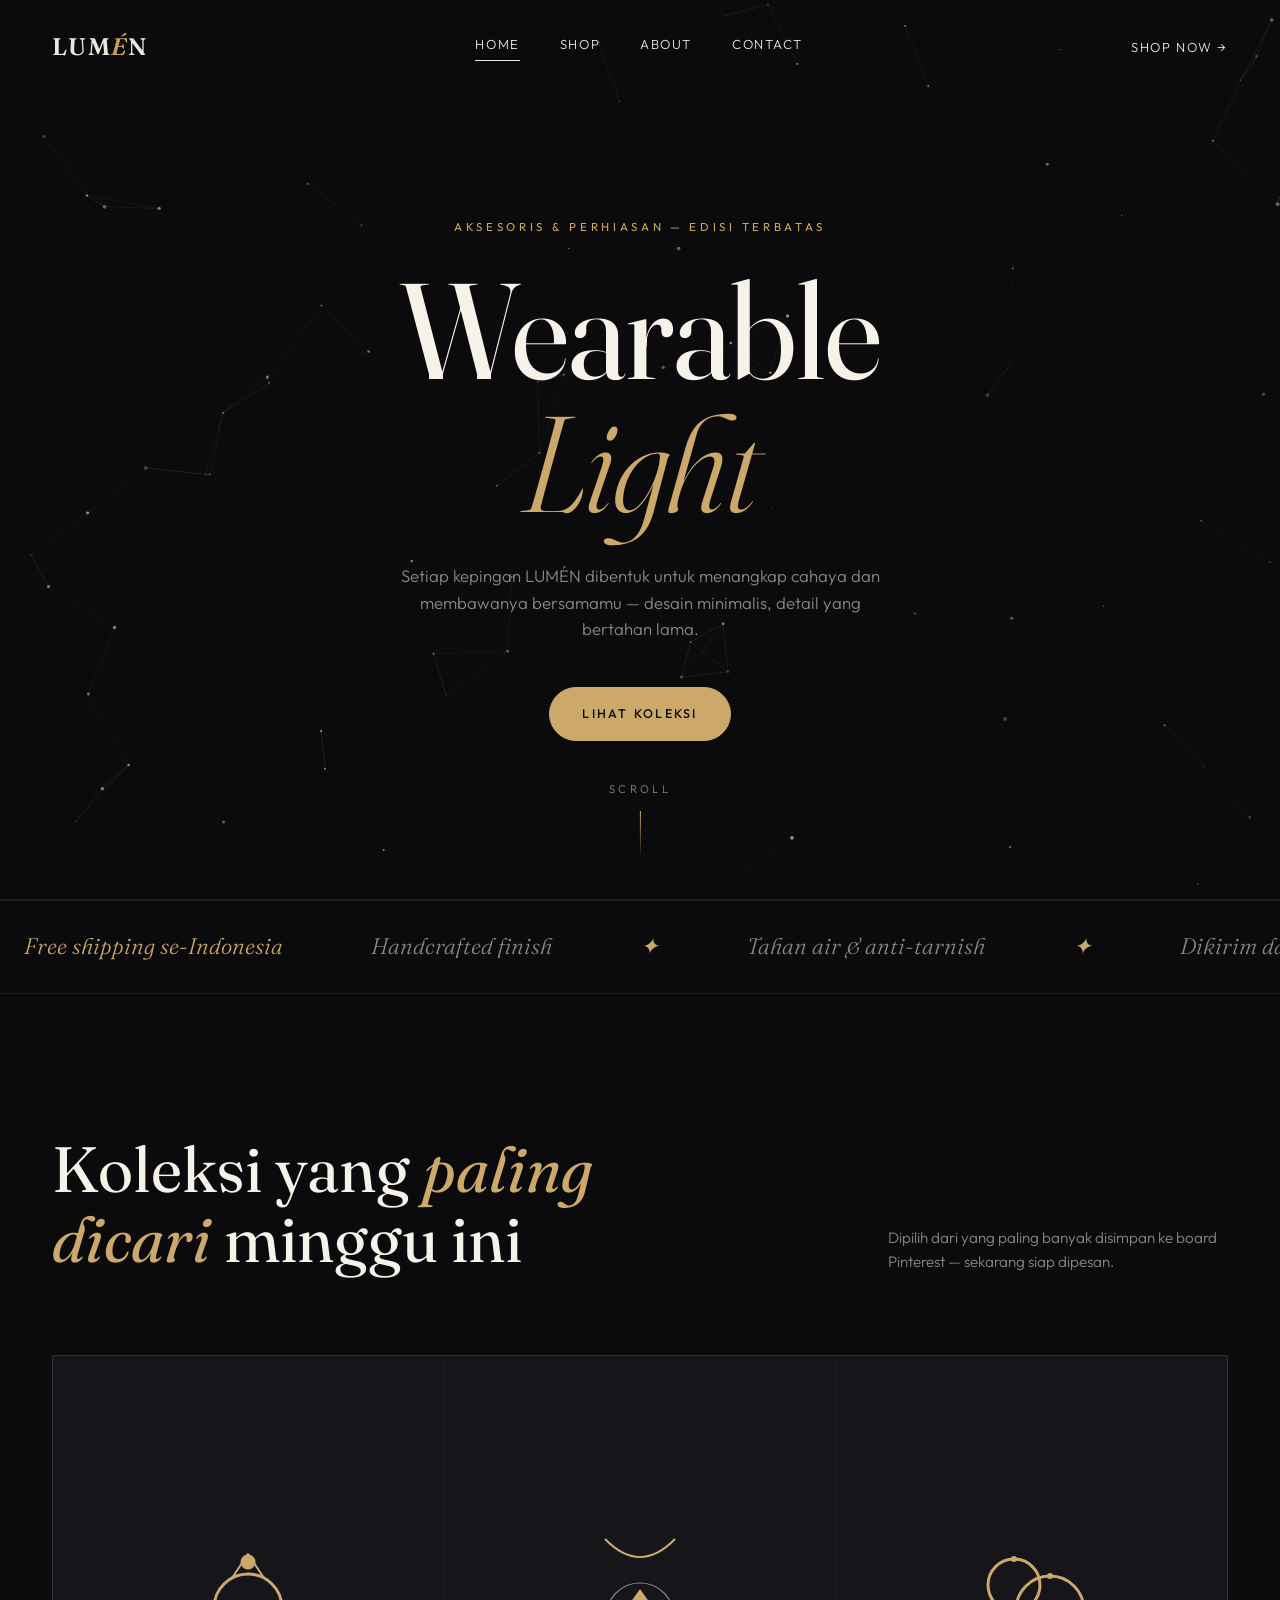
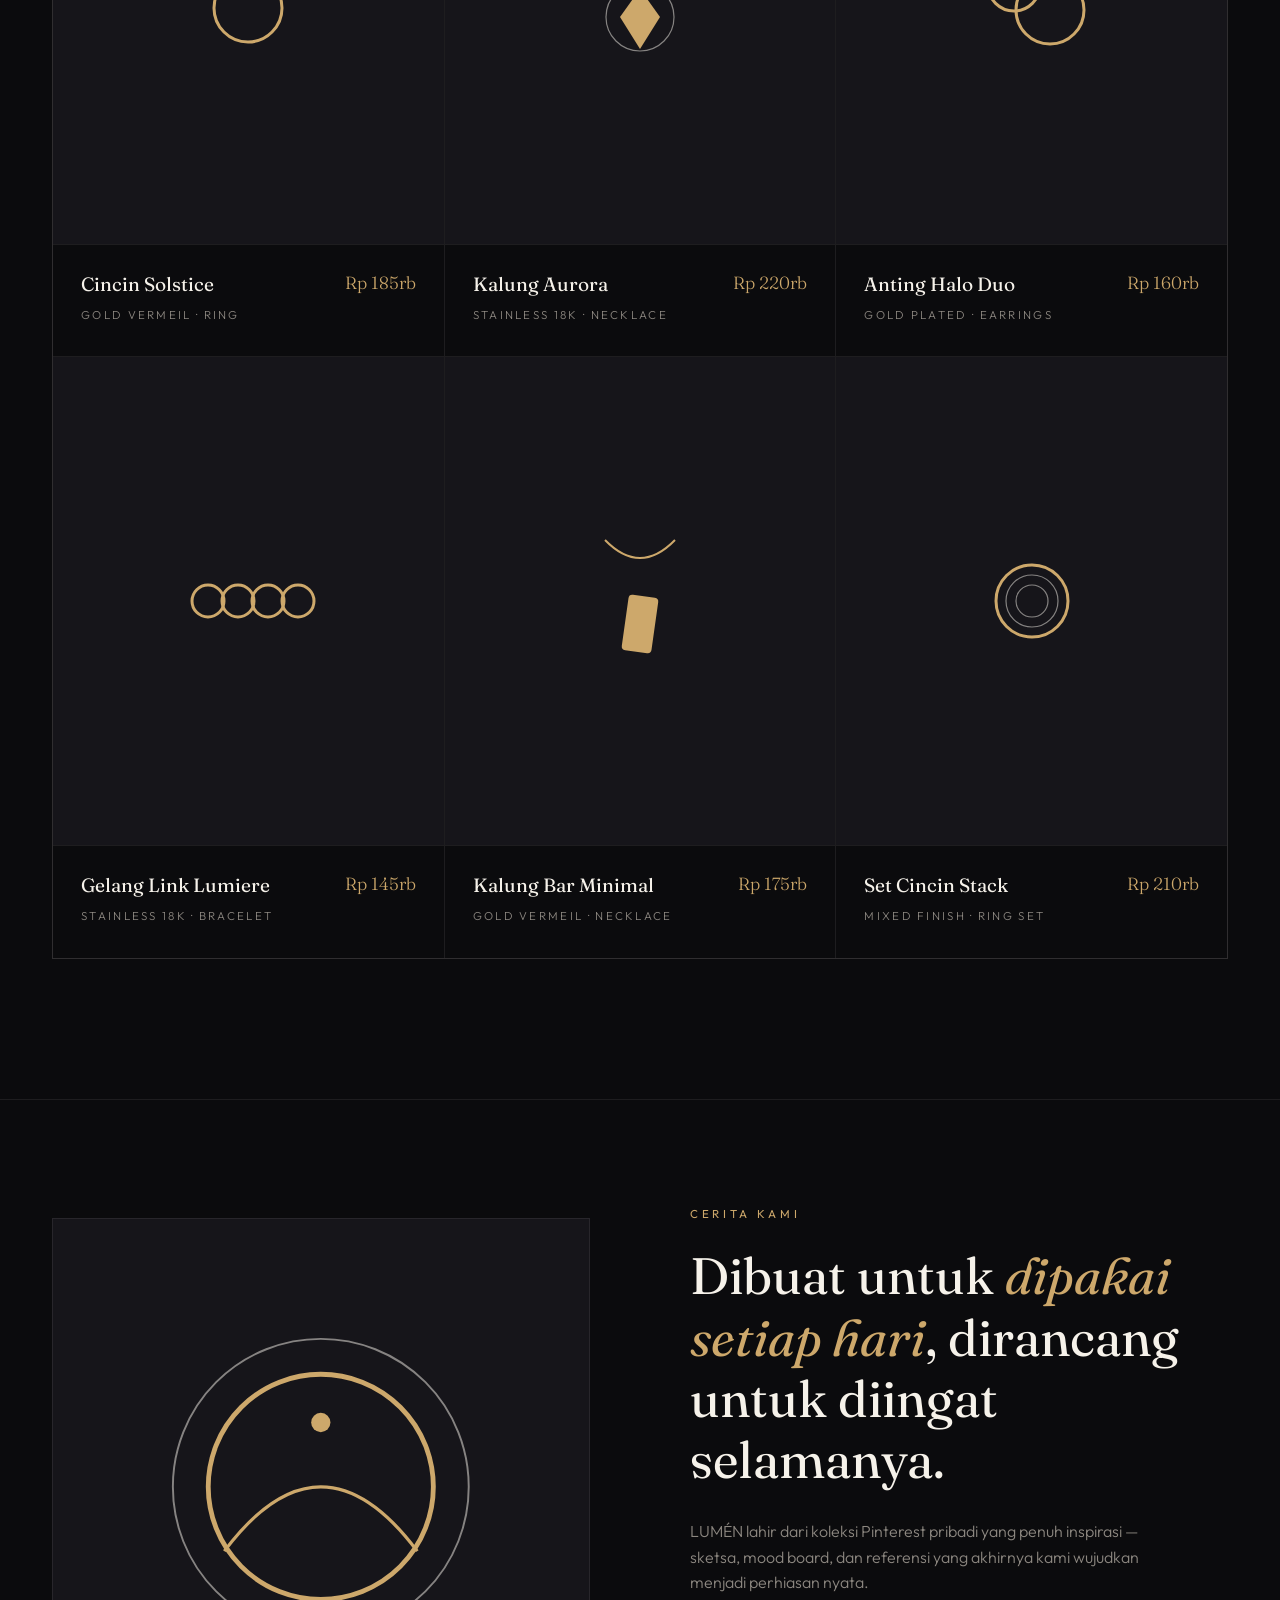
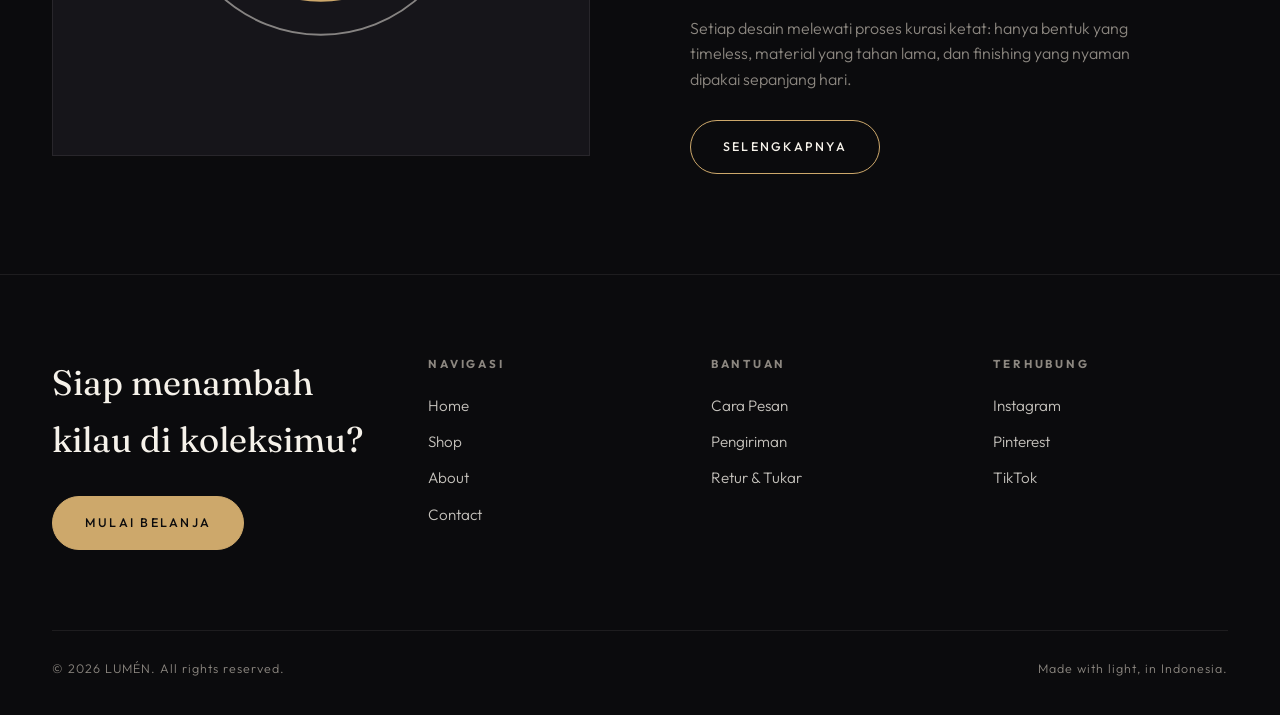
<file: index.html>
<!DOCTYPE html>
<html lang="id">
<head>
<meta charset="UTF-8">
<meta name="viewport" content="width=device-width, initial-scale=1.0">
<title>LUMÉN — Wearable Light</title>
<meta name="description" content="LUMÉN — aksesoris minimalis yang menangkap cahaya. Cincin, kalung, anting, dan gelang dengan desain abadi.">
<link rel="preconnect" href="https://fonts.googleapis.com">
<link rel="preconnect" href="https://fonts.gstatic.com" crossorigin>
<link href="https://fonts.googleapis.com/css2?family=Fraunces:ital,opsz,wght@0,9..144,300;0,9..144,400;0,9..144,500;1,9..144,300;1,9..144,400&family=Outfit:wght@300;400;500;600&display=swap" rel="stylesheet">
<link rel="stylesheet" href="css/style.css">
</head>
<body>

<header class="site-header">
  <div class="wrap">
    <a href="index.html" class="logo">LUM<span>É</span>N</a>
    <nav class="nav-links">
      <a href="index.html" class="active">Home</a>
      <a href="shop.html">Shop</a>
      <a href="about.html">About</a>
      <a href="contact.html">Contact</a>
    </nav>
    <a href="shop.html" class="nav-cart">Shop now →</a>
  </div>
</header>

<!-- ============ HERO ============ -->
<section class="hero">
  <canvas id="constellation" aria-hidden="true"></canvas>
  <div class="hero-content wrap">
    <span class="eyebrow">Aksesoris &amp; Perhiasan — Edisi Terbatas</span>
    <h1>Wearable<br><em>Light</em></h1>
    <p class="lede">Setiap kepingan LUMÉN dibentuk untuk menangkap cahaya dan membawanya bersamamu — desain minimalis, detail yang bertahan lama.</p>
    <a href="shop.html" class="btn filled">Lihat Koleksi</a>
  </div>
  <div class="scroll-cue">
    <span>Scroll</span>
    <div class="line"></div>
  </div>
</section>

<!-- ============ MARQUEE STRIP ============ -->
<div class="strip">
  <div class="strip-track" aria-hidden="true">
    <span>Free shipping se-Indonesia</span> Handcrafted finish
    <span>✦</span> Tahan air &amp; anti-tarnish
    <span>✦</span> Dikirim dari Pinterest favoritmu
    <span>✦</span> Free shipping se-Indonesia
    <span>✦</span> Handcrafted finish
    <span>✦</span> Tahan air &amp; anti-tarnish
    <span>✦</span> Dikirim dari Pinterest favoritmu
    <span>✦</span>
  </div>
</div>

<!-- ============ FEATURED PRODUCTS ============ -->
<section class="section">
  <div class="wrap">
    <div class="section-head">
      <h2>Koleksi yang <em>paling dicari</em> minggu ini</h2>
      <p class="desc">Dipilih dari yang paling banyak disimpan ke board Pinterest — sekarang siap dipesan.</p>
    </div>

    <div class="product-grid">

      <!-- Product 1: Ring -->
      <a href="shop.html" class="product-card">
        <div class="product-visual">
          <canvas class="mini-field"></canvas>
          <svg class="product-shape" width="120" height="120" viewBox="0 0 120 120" fill="none">
            <circle class="shape-ring" cx="60" cy="68" r="34"/>
            <path class="shape-line" d="M44 38 L60 14 L76 38" stroke-linejoin="round" stroke-linecap="round"/>
            <circle class="shape-ring stone" cx="60" cy="22" r="6"/>
          </svg>
        </div>
        <div class="product-meta">
          <div>
            <div class="name">Cincin Solstice</div>
            <div class="cat">Gold Vermeil · Ring</div>
          </div>
          <div class="price">Rp 185rb</div>
        </div>
      </a>

      <!-- Product 2: Pendant Necklace -->
      <a href="shop.html" class="product-card">
        <div class="product-visual">
          <canvas class="mini-field"></canvas>
          <svg class="product-shape" width="110" height="150" viewBox="0 0 110 150" fill="none">
            <path class="shape-line" d="M20 14 Q55 50 90 14"/>
            <circle class="shape-outline" cx="55" cy="92" r="34"/>
            <path class="shape-fill" d="M55 64 L75 92 L55 124 L35 92 Z"/>
          </svg>
        </div>
        <div class="product-meta">
          <div>
            <div class="name">Kalung Aurora</div>
            <div class="cat">Stainless 18K · Necklace</div>
          </div>
          <div class="price">Rp 220rb</div>
        </div>
      </a>

      <!-- Product 3: Hoop Earrings -->
      <a href="shop.html" class="product-card">
        <div class="product-visual">
          <canvas class="mini-field"></canvas>
          <svg class="product-shape" width="120" height="140" viewBox="0 0 120 140" fill="none">
            <circle class="shape-ring" cx="42" cy="55" r="26"/>
            <circle class="shape-ring" cx="78" cy="80" r="34"/>
            <circle class="shape-fill" cx="42" cy="29" r="3"/>
            <circle class="shape-fill" cx="78" cy="46" r="3"/>
          </svg>
        </div>
        <div class="product-meta">
          <div>
            <div class="name">Anting Halo Duo</div>
            <div class="cat">Gold Plated · Earrings</div>
          </div>
          <div class="price">Rp 160rb</div>
        </div>
      </a>

      <!-- Product 4: Chain Bracelet -->
      <a href="shop.html" class="product-card">
        <div class="product-visual">
          <canvas class="mini-field"></canvas>
          <svg class="product-shape" width="150" height="100" viewBox="0 0 150 100" fill="none">
            <circle class="shape-ring" cx="35" cy="50" r="16"/>
            <circle class="shape-ring" cx="65" cy="50" r="16"/>
            <circle class="shape-ring" cx="95" cy="50" r="16"/>
            <circle class="shape-ring" cx="125" cy="50" r="16"/>
          </svg>
        </div>
        <div class="product-meta">
          <div>
            <div class="name">Gelang Link Lumiere</div>
            <div class="cat">Stainless 18K · Bracelet</div>
          </div>
          <div class="price">Rp 145rb</div>
        </div>
      </a>

      <!-- Product 5: Bar Pendant -->
      <a href="shop.html" class="product-card">
        <div class="product-visual">
          <canvas class="mini-field"></canvas>
          <svg class="product-shape" width="110" height="150" viewBox="0 0 110 150" fill="none">
            <path class="shape-line" d="M20 14 Q55 50 90 14"/>
            <rect class="shape-fill" x="40" y="70" width="30" height="56" rx="4" transform="rotate(8 55 98)"/>
          </svg>
        </div>
        <div class="product-meta">
          <div>
            <div class="name">Kalung Bar Minimal</div>
            <div class="cat">Gold Vermeil · Necklace</div>
          </div>
          <div class="price">Rp 175rb</div>
        </div>
      </a>

      <!-- Product 6: Stacking Rings -->
      <a href="shop.html" class="product-card">
        <div class="product-visual">
          <canvas class="mini-field"></canvas>
          <svg class="product-shape" width="120" height="120" viewBox="0 0 120 120" fill="none">
            <circle class="shape-ring" cx="60" cy="60" r="36"/>
            <circle class="shape-outline" cx="60" cy="60" r="26"/>
            <circle class="shape-outline" cx="60" cy="60" r="16"/>
          </svg>
        </div>
        <div class="product-meta">
          <div>
            <div class="name">Set Cincin Stack</div>
            <div class="cat">Mixed Finish · Ring Set</div>
          </div>
          <div class="price">Rp 210rb</div>
        </div>
      </a>

    </div>
  </div>
</section>

<!-- ============ ABOUT TEASER ============ -->
<section class="section tight" style="border-top:1px solid var(--line);">
  <div class="wrap about-grid">
    <div class="about-visual">
      <svg width="60%" viewBox="0 0 200 200" fill="none">
        <circle class="shape-ring" cx="100" cy="100" r="70"/>
        <circle class="shape-outline" cx="100" cy="100" r="92"/>
        <path class="shape-line" d="M40 140 Q100 60 160 140" />
        <circle class="shape-fill" cx="100" cy="60" r="6"/>
      </svg>
    </div>
    <div class="about-text">
      <span class="eyebrow">Cerita Kami</span>
      <h2 style="margin-top:20px;">Dibuat untuk <em>dipakai setiap hari</em>, dirancang untuk diingat selamanya.</h2>
      <p>LUMÉN lahir dari koleksi Pinterest pribadi yang penuh inspirasi — sketsa, mood board, dan referensi yang akhirnya kami wujudkan menjadi perhiasan nyata.</p>
      <p>Setiap desain melewati proses kurasi ketat: hanya bentuk yang timeless, material yang tahan lama, dan finishing yang nyaman dipakai sepanjang hari.</p>
      <a href="about.html" class="btn" style="margin-top:8px;">Selengkapnya</a>
    </div>
  </div>
</section>

<!-- ============ FOOTER ============ -->
<footer class="site-footer">
  <div class="wrap">
    <div class="footer-top">
      <div>
        <h3>Siap menambah kilau di koleksimu?</h3>
        <a href="shop.html" class="btn filled">Mulai Belanja</a>
      </div>
      <div class="footer-col">
        <h4>Navigasi</h4>
        <a href="index.html">Home</a>
        <a href="shop.html">Shop</a>
        <a href="about.html">About</a>
        <a href="contact.html">Contact</a>
      </div>
      <div class="footer-col">
        <h4>Bantuan</h4>
        <a href="contact.html">Cara Pesan</a>
        <a href="contact.html">Pengiriman</a>
        <a href="contact.html">Retur &amp; Tukar</a>
      </div>
      <div class="footer-col">
        <h4>Terhubung</h4>
        <a href="#">Instagram</a>
        <a href="#">Pinterest</a>
        <a href="#">TikTok</a>
      </div>
    </div>
    <div class="footer-bottom">
      <span>© 2026 LUMÉN. All rights reserved.</span>
      <span>Made with light, in Indonesia.</span>
    </div>
  </div>
</footer>

<script src="js/main.js"></script>
</body>
</html>
</file>
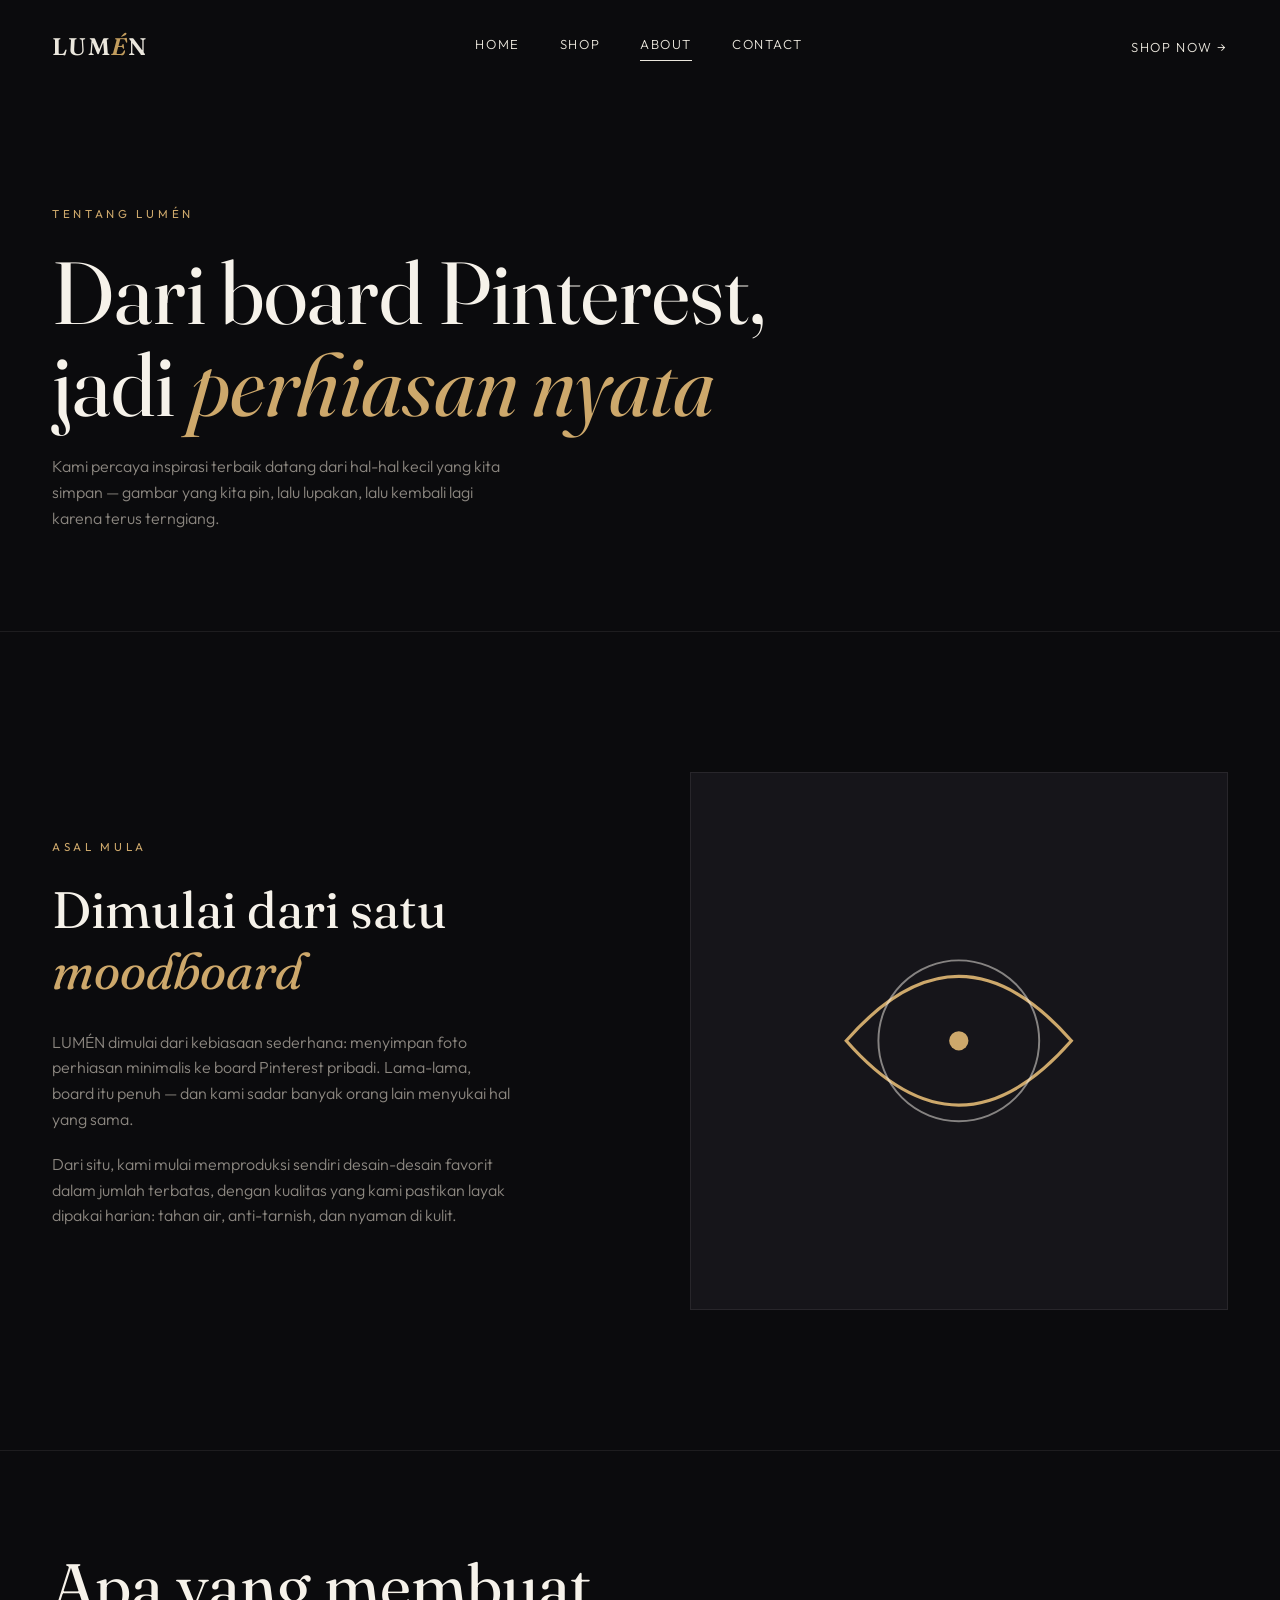
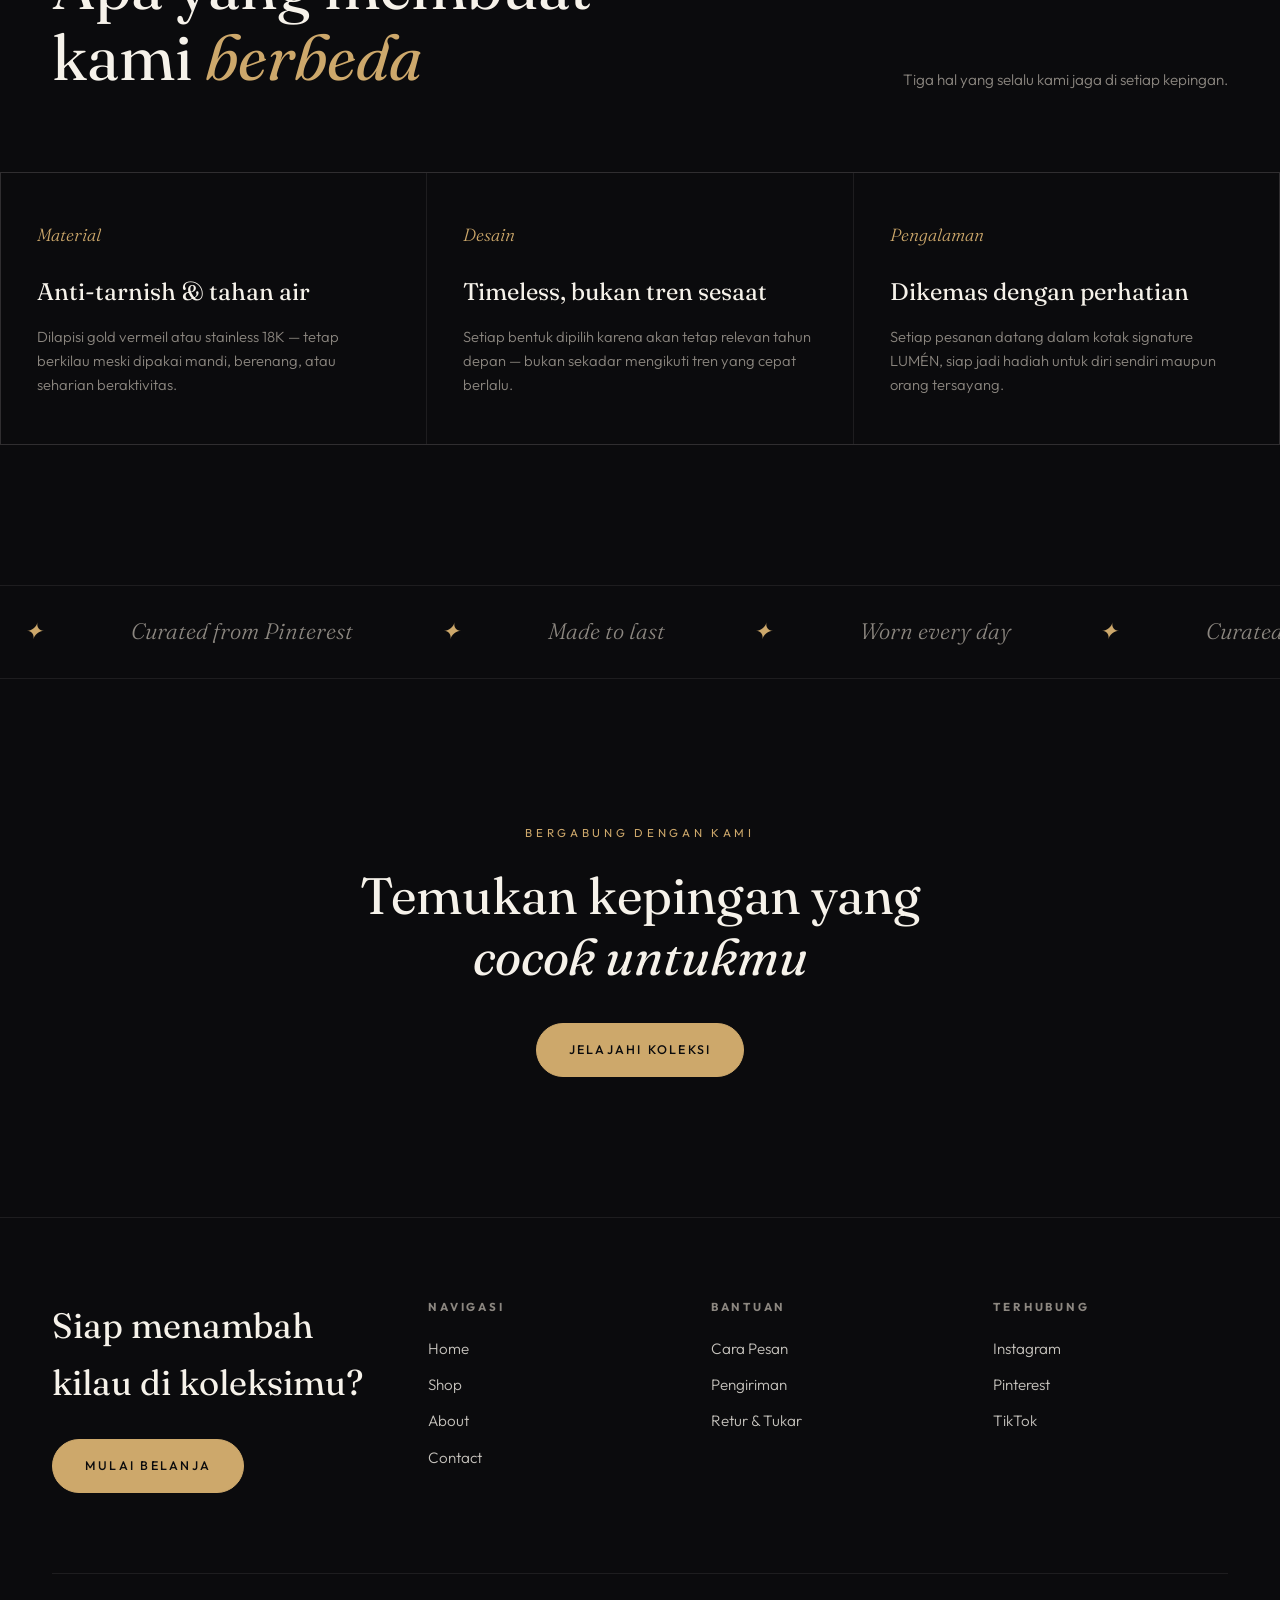
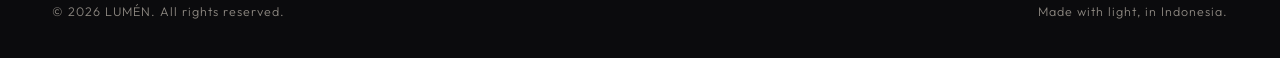
<file: about.html>
<!DOCTYPE html>
<html lang="id">
<head>
<meta charset="UTF-8">
<meta name="viewport" content="width=device-width, initial-scale=1.0">
<title>About — LUMÉN</title>
<meta name="description" content="Kenali LUMÉN — brand aksesoris minimalis yang lahir dari inspirasi Pinterest, dibuat untuk dipakai setiap hari.">
<link rel="preconnect" href="https://fonts.googleapis.com">
<link rel="preconnect" href="https://fonts.gstatic.com" crossorigin>
<link href="https://fonts.googleapis.com/css2?family=Fraunces:ital,opsz,wght@0,9..144,300;0,9..144,400;0,9..144,500;1,9..144,300;1,9..144,400&family=Outfit:wght@300;400;500;600&display=swap" rel="stylesheet">
<link rel="stylesheet" href="css/style.css">
</head>
<body>

<header class="site-header">
  <div class="wrap">
    <a href="index.html" class="logo">LUM<span>É</span>N</a>
    <nav class="nav-links">
      <a href="index.html">Home</a>
      <a href="shop.html">Shop</a>
      <a href="about.html" class="active">About</a>
      <a href="contact.html">Contact</a>
    </nav>
    <a href="shop.html" class="nav-cart">Shop now →</a>
  </div>
</header>

<section class="page-hero">
  <div class="wrap">
    <span class="eyebrow">Tentang LUMÉN</span>
    <h1 style="margin-top:20px;">Dari board Pinterest,<br>jadi <em>perhiasan nyata</em></h1>
    <p class="desc">Kami percaya inspirasi terbaik datang dari hal-hal kecil yang kita simpan — gambar yang kita pin, lalu lupakan, lalu kembali lagi karena terus terngiang.</p>
  </div>
</section>

<section class="section">
  <div class="wrap about-grid">
    <div class="about-text">
      <span class="eyebrow">Asal Mula</span>
      <h2 style="margin-top:20px;">Dimulai dari satu <em>moodboard</em></h2>
      <p>LUMÉN dimulai dari kebiasaan sederhana: menyimpan foto perhiasan minimalis ke board Pinterest pribadi. Lama-lama, board itu penuh — dan kami sadar banyak orang lain menyukai hal yang sama.</p>
      <p>Dari situ, kami mulai memproduksi sendiri desain-desain favorit dalam jumlah terbatas, dengan kualitas yang kami pastikan layak dipakai harian: tahan air, anti-tarnish, dan nyaman di kulit.</p>
    </div>
    <div class="about-visual">
      <svg width="60%" viewBox="0 0 200 200" fill="none">
        <path class="shape-line" d="M30 100 Q100 20 170 100 Q100 180 30 100 Z"/>
        <circle class="shape-outline" cx="100" cy="100" r="50"/>
        <circle class="shape-fill" cx="100" cy="100" r="6"/>
      </svg>
    </div>
  </div>
</section>

<!-- VALUES -->
<section class="section tight" style="border-top:1px solid var(--line); padding-bottom:0;">
  <div class="wrap">
    <div class="section-head">
      <h2>Apa yang membuat kami <em>berbeda</em></h2>
      <p class="desc">Tiga hal yang selalu kami jaga di setiap kepingan.</p>
    </div>
  </div>
  <div class="values-grid">
    <div class="value-card">
      <span class="num">Material</span>
      <h3>Anti-tarnish &amp; tahan air</h3>
      <p>Dilapisi gold vermeil atau stainless 18K — tetap berkilau meski dipakai mandi, berenang, atau seharian beraktivitas.</p>
    </div>
    <div class="value-card">
      <span class="num">Desain</span>
      <h3>Timeless, bukan tren sesaat</h3>
      <p>Setiap bentuk dipilih karena akan tetap relevan tahun depan — bukan sekadar mengikuti tren yang cepat berlalu.</p>
    </div>
    <div class="value-card">
      <span class="num">Pengalaman</span>
      <h3>Dikemas dengan perhatian</h3>
      <p>Setiap pesanan datang dalam kotak signature LUMÉN, siap jadi hadiah untuk diri sendiri maupun orang tersayang.</p>
    </div>
  </div>
</section>

<!-- MARQUEE -->
<div class="strip" style="margin-top:140px;">
  <div class="strip-track" aria-hidden="true">
    <span>✦</span> Curated from Pinterest
    <span>✦</span> Made to last
    <span>✦</span> Worn every day
    <span>✦</span> Curated from Pinterest
    <span>✦</span> Made to last
    <span>✦</span> Worn every day
    <span>✦</span>
  </div>
</div>

<section class="section" style="text-align:center;">
  <div class="wrap" style="max-width:700px;">
    <span class="eyebrow">Bergabung dengan Kami</span>
    <h2 style="font-family:var(--display); font-weight:400; font-size:clamp(2rem,4.5vw,3.2rem); margin-top:20px; line-height:1.2;">Temukan kepingan yang <em>cocok untukmu</em></h2>
    <div style="margin-top:36px;">
      <a href="shop.html" class="btn filled">Jelajahi Koleksi</a>
    </div>
  </div>
</section>

<footer class="site-footer">
  <div class="wrap">
    <div class="footer-top">
      <div>
        <h3>Siap menambah kilau di koleksimu?</h3>
        <a href="shop.html" class="btn filled">Mulai Belanja</a>
      </div>
      <div class="footer-col">
        <h4>Navigasi</h4>
        <a href="index.html">Home</a>
        <a href="shop.html">Shop</a>
        <a href="about.html">About</a>
        <a href="contact.html">Contact</a>
      </div>
      <div class="footer-col">
        <h4>Bantuan</h4>
        <a href="contact.html">Cara Pesan</a>
        <a href="contact.html">Pengiriman</a>
        <a href="contact.html">Retur &amp; Tukar</a>
      </div>
      <div class="footer-col">
        <h4>Terhubung</h4>
        <a href="#">Instagram</a>
        <a href="#">Pinterest</a>
        <a href="#">TikTok</a>
      </div>
    </div>
    <div class="footer-bottom">
      <span>© 2026 LUMÉN. All rights reserved.</span>
      <span>Made with light, in Indonesia.</span>
    </div>
  </div>
</footer>

<script src="js/main.js"></script>
</body>
</html>
</file>
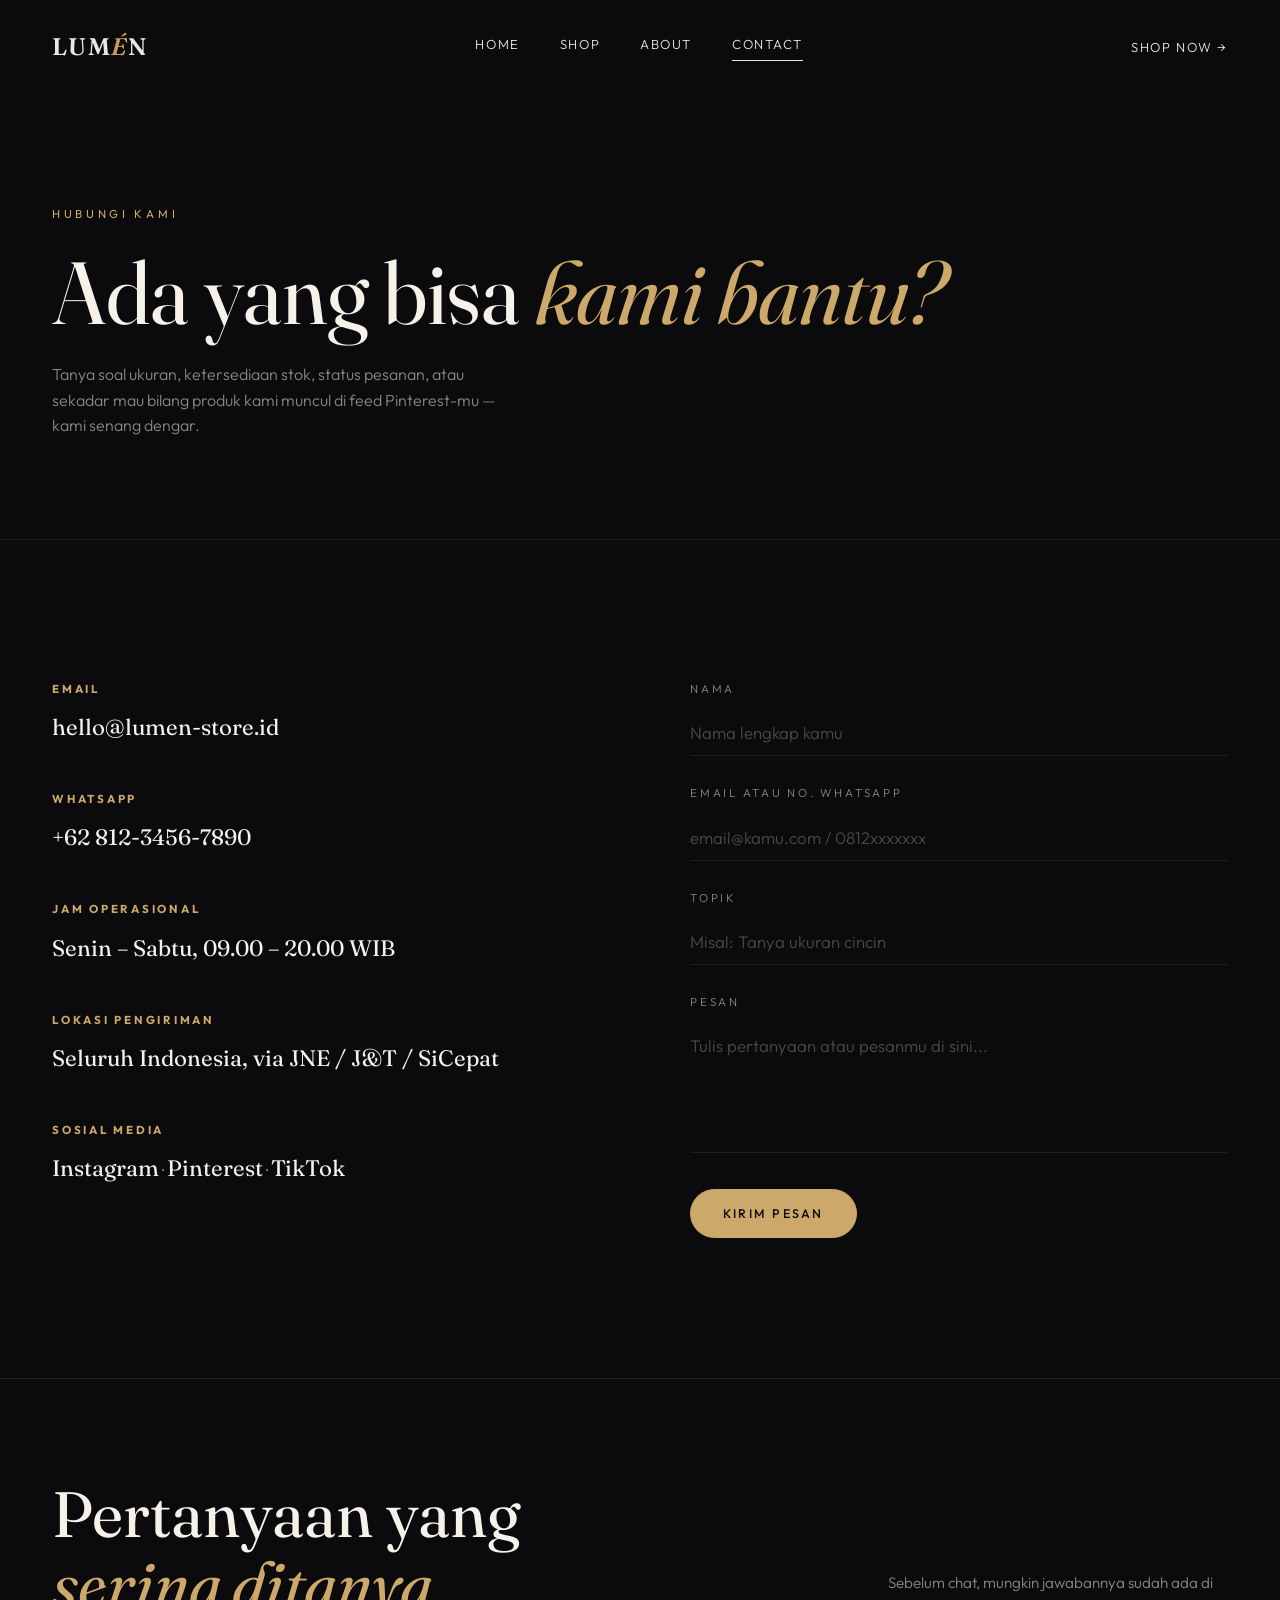
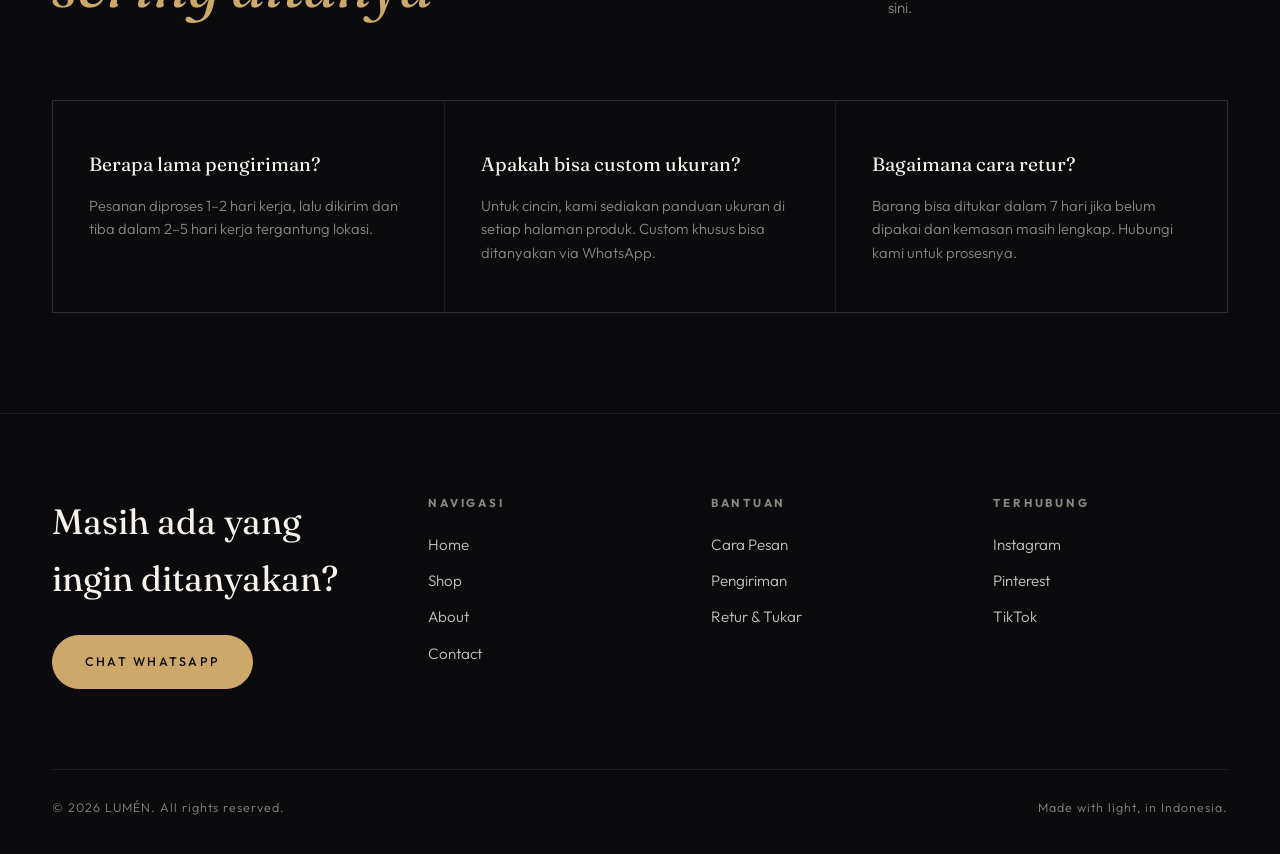
<file: contact.html>
<!DOCTYPE html>
<html lang="id">
<head>
<meta charset="UTF-8">
<meta name="viewport" content="width=device-width, initial-scale=1.0">
<title>Contact — LUMÉN</title>
<meta name="description" content="Hubungi LUMÉN untuk pertanyaan pesanan, ukuran, atau kerjasama. Kami siap membantu lewat email, WhatsApp, atau Instagram.">
<link rel="preconnect" href="https://fonts.googleapis.com">
<link rel="preconnect" href="https://fonts.gstatic.com" crossorigin>
<link href="https://fonts.googleapis.com/css2?family=Fraunces:ital,opsz,wght@0,9..144,300;0,9..144,400;0,9..144,500;1,9..144,300;1,9..144,400&family=Outfit:wght@300;400;500;600&display=swap" rel="stylesheet">
<link rel="stylesheet" href="css/style.css">
</head>
<body>

<header class="site-header">
  <div class="wrap">
    <a href="index.html" class="logo">LUM<span>É</span>N</a>
    <nav class="nav-links">
      <a href="index.html">Home</a>
      <a href="shop.html">Shop</a>
      <a href="about.html">About</a>
      <a href="contact.html" class="active">Contact</a>
    </nav>
    <a href="shop.html" class="nav-cart">Shop now →</a>
  </div>
</header>

<section class="page-hero">
  <div class="wrap">
    <span class="eyebrow">Hubungi Kami</span>
    <h1 style="margin-top:20px;">Ada yang bisa <em>kami bantu?</em></h1>
    <p class="desc">Tanya soal ukuran, ketersediaan stok, status pesanan, atau sekadar mau bilang produk kami muncul di feed Pinterest-mu — kami senang dengar.</p>
  </div>
</section>

<section class="section">
  <div class="wrap contact-grid">

    <div class="contact-info">
      <div class="item">
        <h4>Email</h4>
        <a href="mailto:hello@lumen-store.id">hello@lumen-store.id</a>
      </div>
      <div class="item">
        <h4>WhatsApp</h4>
        <a href="https://wa.me/6281234567890">+62 812-3456-7890</a>
      </div>
      <div class="item">
        <h4>Jam Operasional</h4>
        <p>Senin – Sabtu, 09.00 – 20.00 WIB</p>
      </div>
      <div class="item">
        <h4>Lokasi Pengiriman</h4>
        <p>Seluruh Indonesia, via JNE / J&amp;T / SiCepat</p>
      </div>
      <div class="item">
        <h4>Sosial Media</h4>
        <p style="font-size:1rem; font-family:var(--body); color:var(--mute);">
          <a href="#" style="display:inline; color:var(--ivory);">Instagram</a> ·
          <a href="#" style="display:inline; color:var(--ivory);">Pinterest</a> ·
          <a href="#" style="display:inline; color:var(--ivory);">TikTok</a>
        </p>
      </div>
    </div>

    <div class="contact-form">
      <form action="#" method="post">
        <div class="form-field">
          <label for="name">Nama</label>
          <input type="text" id="name" name="name" placeholder="Nama lengkap kamu" required>
        </div>
        <div class="form-field">
          <label for="email">Email atau No. WhatsApp</label>
          <input type="text" id="email" name="email" placeholder="email@kamu.com / 0812xxxxxxx" required>
        </div>
        <div class="form-field">
          <label for="subject">Topik</label>
          <input type="text" id="subject" name="subject" placeholder="Misal: Tanya ukuran cincin">
        </div>
        <div class="form-field">
          <label for="message">Pesan</label>
          <textarea id="message" name="message" rows="5" placeholder="Tulis pertanyaan atau pesanmu di sini..." required></textarea>
        </div>
        <button type="submit" class="btn filled">Kirim Pesan</button>
      </form>
    </div>

  </div>
</section>

<!-- FAQ -->
<section class="section tight" style="border-top:1px solid var(--line);">
  <div class="wrap">
    <div class="section-head">
      <h2>Pertanyaan yang <em>sering ditanya</em></h2>
      <p class="desc">Sebelum chat, mungkin jawabannya sudah ada di sini.</p>
    </div>
    <div class="values-grid">
      <div class="value-card">
        <h3 style="font-size:1.2rem;">Berapa lama pengiriman?</h3>
        <p>Pesanan diproses 1–2 hari kerja, lalu dikirim dan tiba dalam 2–5 hari kerja tergantung lokasi.</p>
      </div>
      <div class="value-card">
        <h3 style="font-size:1.2rem;">Apakah bisa custom ukuran?</h3>
        <p>Untuk cincin, kami sediakan panduan ukuran di setiap halaman produk. Custom khusus bisa ditanyakan via WhatsApp.</p>
      </div>
      <div class="value-card">
        <h3 style="font-size:1.2rem;">Bagaimana cara retur?</h3>
        <p>Barang bisa ditukar dalam 7 hari jika belum dipakai dan kemasan masih lengkap. Hubungi kami untuk prosesnya.</p>
      </div>
    </div>
  </div>
</section>

<footer class="site-footer">
  <div class="wrap">
    <div class="footer-top">
      <div>
        <h3>Masih ada yang ingin ditanyakan?</h3>
        <a href="https://wa.me/6281234567890" class="btn filled">Chat WhatsApp</a>
      </div>
      <div class="footer-col">
        <h4>Navigasi</h4>
        <a href="index.html">Home</a>
        <a href="shop.html">Shop</a>
        <a href="about.html">About</a>
        <a href="contact.html">Contact</a>
      </div>
      <div class="footer-col">
        <h4>Bantuan</h4>
        <a href="contact.html">Cara Pesan</a>
        <a href="contact.html">Pengiriman</a>
        <a href="contact.html">Retur &amp; Tukar</a>
      </div>
      <div class="footer-col">
        <h4>Terhubung</h4>
        <a href="#">Instagram</a>
        <a href="#">Pinterest</a>
        <a href="#">TikTok</a>
      </div>
    </div>
    <div class="footer-bottom">
      <span>© 2026 LUMÉN. All rights reserved.</span>
      <span>Made with light, in Indonesia.</span>
    </div>
  </div>
</footer>

<script src="js/main.js"></script>
</body>
</html>
</file>
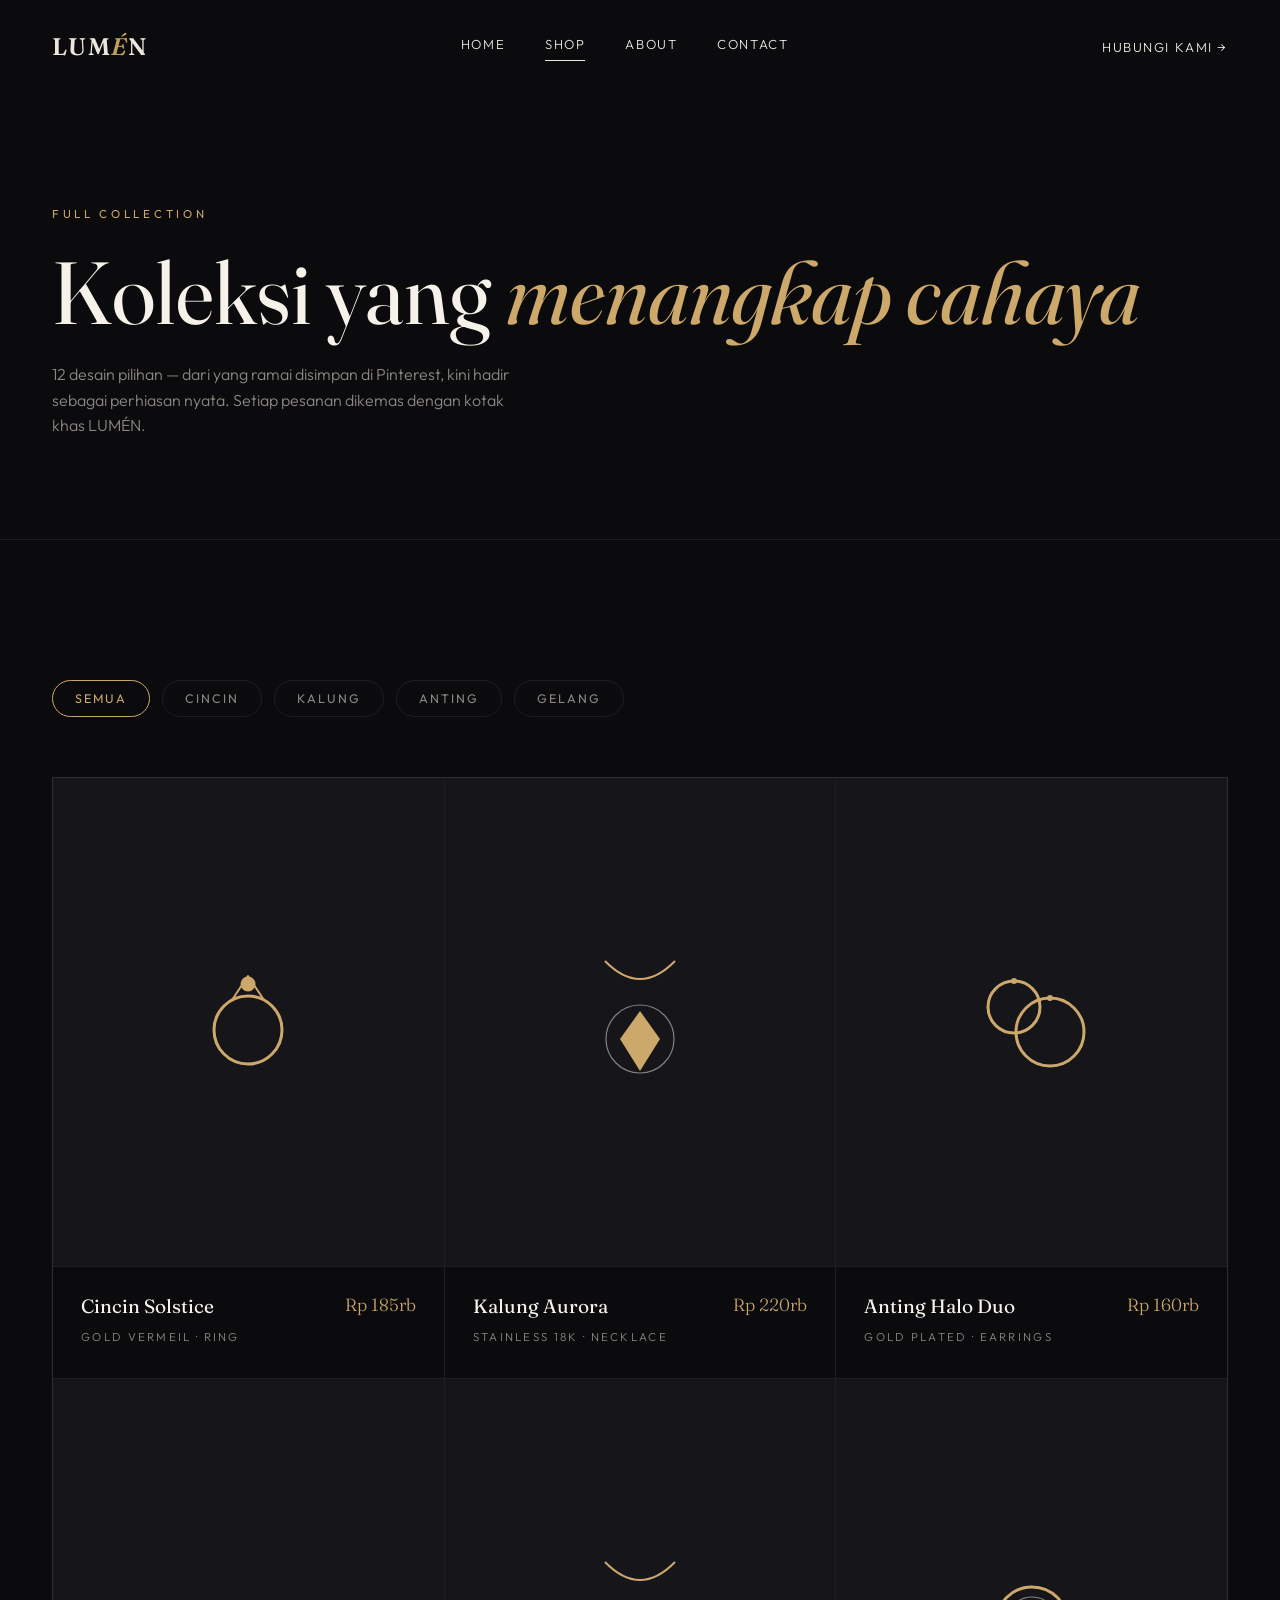
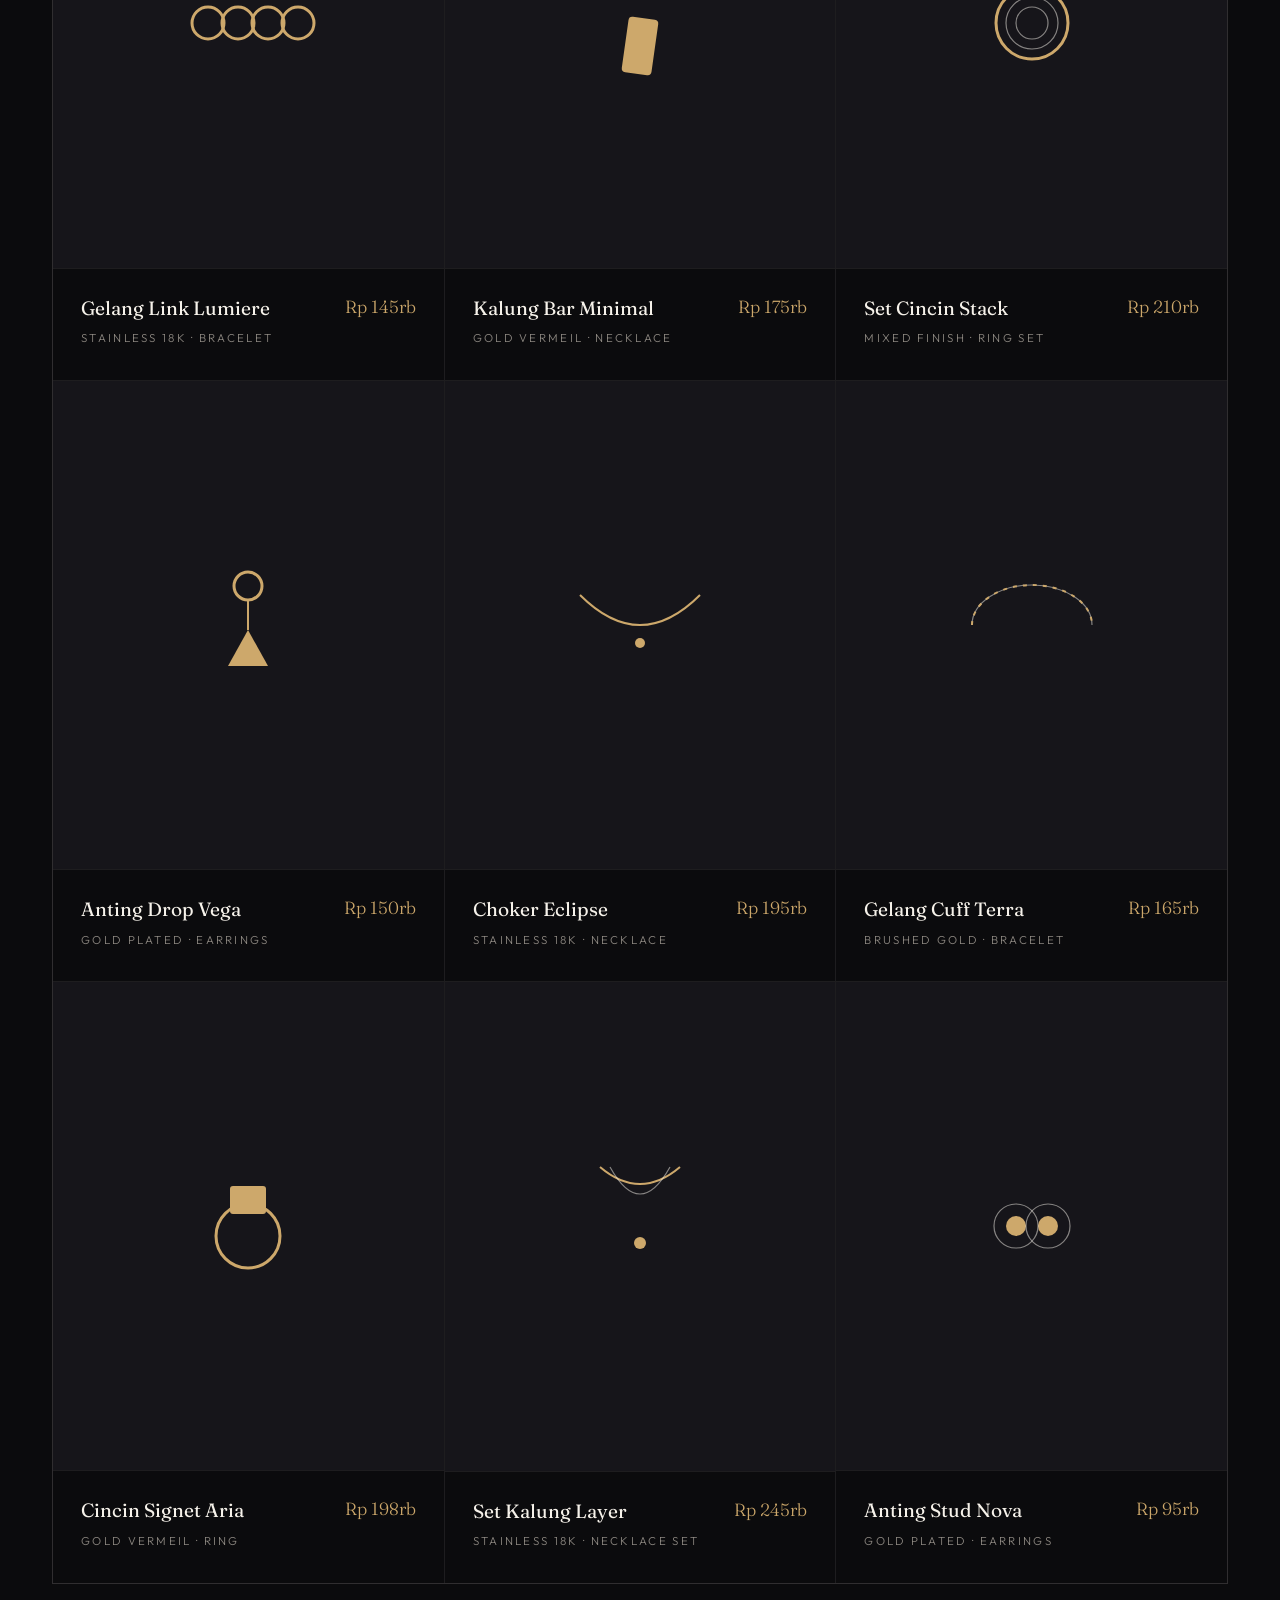
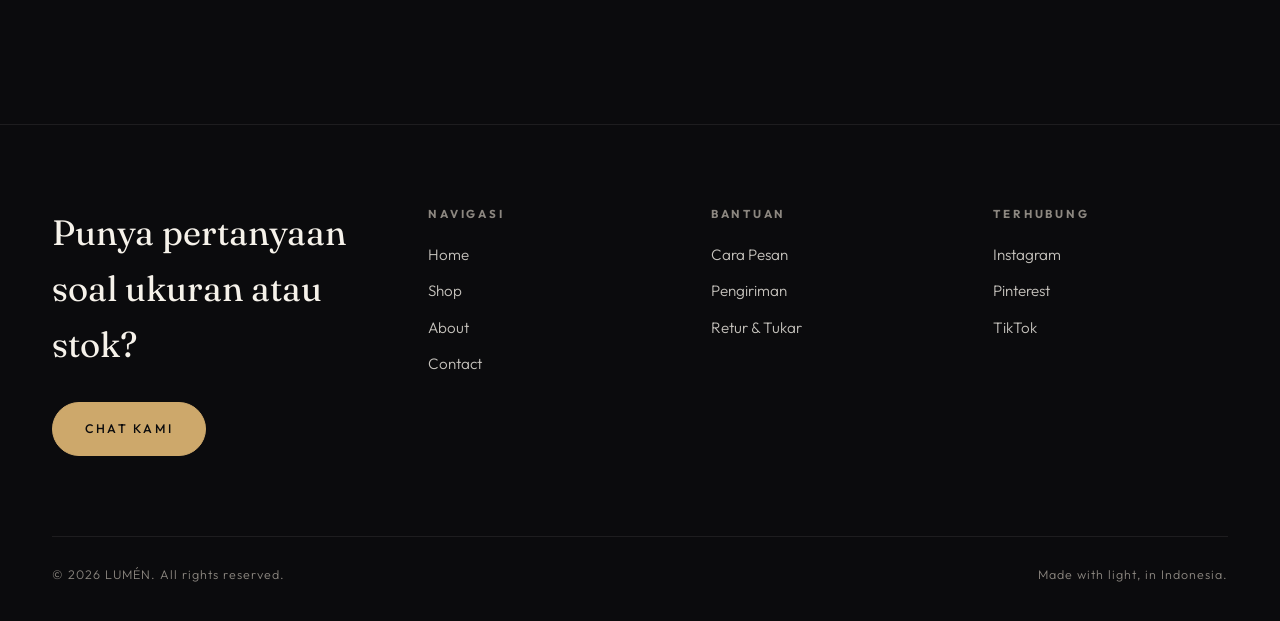
<file: shop.html>
<!DOCTYPE html>
<html lang="id">
<head>
<meta charset="UTF-8">
<meta name="viewport" content="width=device-width, initial-scale=1.0">
<title>Shop — LUMÉN</title>
<meta name="description" content="Belanja koleksi cincin, kalung, anting, dan gelang LUMÉN. Minimalis, tahan lama, dikirim ke seluruh Indonesia.">
<link rel="preconnect" href="https://fonts.googleapis.com">
<link rel="preconnect" href="https://fonts.gstatic.com" crossorigin>
<link href="https://fonts.googleapis.com/css2?family=Fraunces:ital,opsz,wght@0,9..144,300;0,9..144,400;0,9..144,500;1,9..144,300;1,9..144,400&family=Outfit:wght@300;400;500;600&display=swap" rel="stylesheet">
<link rel="stylesheet" href="css/style.css">
</head>
<body>

<header class="site-header">
  <div class="wrap">
    <a href="index.html" class="logo">LUM<span>É</span>N</a>
    <nav class="nav-links">
      <a href="index.html">Home</a>
      <a href="shop.html" class="active">Shop</a>
      <a href="about.html">About</a>
      <a href="contact.html">Contact</a>
    </nav>
    <a href="contact.html" class="nav-cart">Hubungi Kami →</a>
  </div>
</header>

<section class="page-hero">
  <div class="wrap">
    <span class="eyebrow">Full Collection</span>
    <h1 style="margin-top:20px;">Koleksi yang <em>menangkap cahaya</em></h1>
    <p class="desc">12 desain pilihan — dari yang ramai disimpan di Pinterest, kini hadir sebagai perhiasan nyata. Setiap pesanan dikemas dengan kotak khas LUMÉN.</p>
  </div>
</section>

<section class="section">
  <div class="wrap">

    <div class="filters">
      <button class="filter-pill active">Semua</button>
      <button class="filter-pill">Cincin</button>
      <button class="filter-pill">Kalung</button>
      <button class="filter-pill">Anting</button>
      <button class="filter-pill">Gelang</button>
    </div>

    <div class="product-grid">

      <!-- 1 Ring -->
      <a href="#" class="product-card">
        <div class="product-visual">
          <canvas class="mini-field"></canvas>
          <svg class="product-shape" width="120" height="120" viewBox="0 0 120 120" fill="none">
            <circle class="shape-ring" cx="60" cy="68" r="34"/>
            <path class="shape-line" d="M44 38 L60 14 L76 38" stroke-linejoin="round" stroke-linecap="round"/>
            <circle class="shape-ring stone" cx="60" cy="22" r="6"/>
          </svg>
        </div>
        <div class="product-meta">
          <div><div class="name">Cincin Solstice</div><div class="cat">Gold Vermeil · Ring</div></div>
          <div class="price">Rp 185rb</div>
        </div>
      </a>

      <!-- 2 Necklace -->
      <a href="#" class="product-card">
        <div class="product-visual">
          <canvas class="mini-field"></canvas>
          <svg class="product-shape" width="110" height="150" viewBox="0 0 110 150" fill="none">
            <path class="shape-line" d="M20 14 Q55 50 90 14"/>
            <circle class="shape-outline" cx="55" cy="92" r="34"/>
            <path class="shape-fill" d="M55 64 L75 92 L55 124 L35 92 Z"/>
          </svg>
        </div>
        <div class="product-meta">
          <div><div class="name">Kalung Aurora</div><div class="cat">Stainless 18K · Necklace</div></div>
          <div class="price">Rp 220rb</div>
        </div>
      </a>

      <!-- 3 Earrings -->
      <a href="#" class="product-card">
        <div class="product-visual">
          <canvas class="mini-field"></canvas>
          <svg class="product-shape" width="120" height="140" viewBox="0 0 120 140" fill="none">
            <circle class="shape-ring" cx="42" cy="55" r="26"/>
            <circle class="shape-ring" cx="78" cy="80" r="34"/>
            <circle class="shape-fill" cx="42" cy="29" r="3"/>
            <circle class="shape-fill" cx="78" cy="46" r="3"/>
          </svg>
        </div>
        <div class="product-meta">
          <div><div class="name">Anting Halo Duo</div><div class="cat">Gold Plated · Earrings</div></div>
          <div class="price">Rp 160rb</div>
        </div>
      </a>

      <!-- 4 Bracelet -->
      <a href="#" class="product-card">
        <div class="product-visual">
          <canvas class="mini-field"></canvas>
          <svg class="product-shape" width="150" height="100" viewBox="0 0 150 100" fill="none">
            <circle class="shape-ring" cx="35" cy="50" r="16"/>
            <circle class="shape-ring" cx="65" cy="50" r="16"/>
            <circle class="shape-ring" cx="95" cy="50" r="16"/>
            <circle class="shape-ring" cx="125" cy="50" r="16"/>
          </svg>
        </div>
        <div class="product-meta">
          <div><div class="name">Gelang Link Lumiere</div><div class="cat">Stainless 18K · Bracelet</div></div>
          <div class="price">Rp 145rb</div>
        </div>
      </a>

      <!-- 5 Necklace bar -->
      <a href="#" class="product-card">
        <div class="product-visual">
          <canvas class="mini-field"></canvas>
          <svg class="product-shape" width="110" height="150" viewBox="0 0 110 150" fill="none">
            <path class="shape-line" d="M20 14 Q55 50 90 14"/>
            <rect class="shape-fill" x="40" y="70" width="30" height="56" rx="4" transform="rotate(8 55 98)"/>
          </svg>
        </div>
        <div class="product-meta">
          <div><div class="name">Kalung Bar Minimal</div><div class="cat">Gold Vermeil · Necklace</div></div>
          <div class="price">Rp 175rb</div>
        </div>
      </a>

      <!-- 6 Ring set -->
      <a href="#" class="product-card">
        <div class="product-visual">
          <canvas class="mini-field"></canvas>
          <svg class="product-shape" width="120" height="120" viewBox="0 0 120 120" fill="none">
            <circle class="shape-ring" cx="60" cy="60" r="36"/>
            <circle class="shape-outline" cx="60" cy="60" r="26"/>
            <circle class="shape-outline" cx="60" cy="60" r="16"/>
          </svg>
        </div>
        <div class="product-meta">
          <div><div class="name">Set Cincin Stack</div><div class="cat">Mixed Finish · Ring Set</div></div>
          <div class="price">Rp 210rb</div>
        </div>
      </a>

      <!-- 7 Drop earrings -->
      <a href="#" class="product-card">
        <div class="product-visual">
          <canvas class="mini-field"></canvas>
          <svg class="product-shape" width="120" height="150" viewBox="0 0 120 150" fill="none">
            <circle class="shape-ring" cx="60" cy="36" r="14"/>
            <path class="shape-line" d="M60 50 L60 80"/>
            <path class="shape-fill" d="M60 80 L80 116 L40 116 Z"/>
          </svg>
        </div>
        <div class="product-meta">
          <div><div class="name">Anting Drop Vega</div><div class="cat">Gold Plated · Earrings</div></div>
          <div class="price">Rp 150rb</div>
        </div>
      </a>

      <!-- 8 Choker -->
      <a href="#" class="product-card">
        <div class="product-visual">
          <canvas class="mini-field"></canvas>
          <svg class="product-shape" width="140" height="120" viewBox="0 0 140 120" fill="none">
            <path class="shape-line" d="M10 30 Q70 90 130 30"/>
            <circle class="shape-fill" cx="70" cy="78" r="5"/>
          </svg>
        </div>
        <div class="product-meta">
          <div><div class="name">Choker Eclipse</div><div class="cat">Stainless 18K · Necklace</div></div>
          <div class="price">Rp 195rb</div>
        </div>
      </a>

      <!-- 9 Cuff -->
      <a href="#" class="product-card">
        <div class="product-visual">
          <canvas class="mini-field"></canvas>
          <svg class="product-shape" width="140" height="100" viewBox="0 0 140 100" fill="none">
            <path class="shape-outline" d="M10 50 A60 40 0 0 1 130 50"/>
            <path class="shape-line" d="M10 50 A60 40 0 0 1 130 50" stroke-dasharray="4 6"/>
          </svg>
        </div>
        <div class="product-meta">
          <div><div class="name">Gelang Cuff Terra</div><div class="cat">Brushed Gold · Bracelet</div></div>
          <div class="price">Rp 165rb</div>
        </div>
      </a>

      <!-- 10 Signet ring -->
      <a href="#" class="product-card">
        <div class="product-visual">
          <canvas class="mini-field"></canvas>
          <svg class="product-shape" width="120" height="120" viewBox="0 0 120 120" fill="none">
            <circle class="shape-ring" cx="60" cy="70" r="32"/>
            <rect class="shape-fill" x="42" y="20" width="36" height="28" rx="3"/>
          </svg>
        </div>
        <div class="product-meta">
          <div><div class="name">Cincin Signet Aria</div><div class="cat">Gold Vermeil · Ring</div></div>
          <div class="price">Rp 198rb</div>
        </div>
      </a>

      <!-- 11 Layered necklace -->
      <a href="#" class="product-card">
        <div class="product-visual">
          <canvas class="mini-field"></canvas>
          <svg class="product-shape" width="120" height="150" viewBox="0 0 120 150" fill="none">
            <path class="shape-line" d="M20 16 Q60 50 100 16"/>
            <path class="shape-outline" d="M30 16 Q60 70 90 16"/>
            <circle class="shape-fill" cx="60" cy="92" r="6"/>
          </svg>
        </div>
        <div class="product-meta">
          <div><div class="name">Set Kalung Layer</div><div class="cat">Stainless 18K · Necklace Set</div></div>
          <div class="price">Rp 245rb</div>
        </div>
      </a>

      <!-- 12 Studs -->
      <a href="#" class="product-card">
        <div class="product-visual">
          <canvas class="mini-field"></canvas>
          <svg class="product-shape" width="120" height="120" viewBox="0 0 120 120" fill="none">
            <circle class="shape-fill" cx="44" cy="60" r="10"/>
            <circle class="shape-fill" cx="76" cy="60" r="10"/>
            <circle class="shape-outline" cx="44" cy="60" r="22"/>
            <circle class="shape-outline" cx="76" cy="60" r="22"/>
          </svg>
        </div>
        <div class="product-meta">
          <div><div class="name">Anting Stud Nova</div><div class="cat">Gold Plated · Earrings</div></div>
          <div class="price">Rp 95rb</div>
        </div>
      </a>

    </div>
  </div>
</section>

<footer class="site-footer">
  <div class="wrap">
    <div class="footer-top">
      <div>
        <h3>Punya pertanyaan soal ukuran atau stok?</h3>
        <a href="contact.html" class="btn filled">Chat Kami</a>
      </div>
      <div class="footer-col">
        <h4>Navigasi</h4>
        <a href="index.html">Home</a>
        <a href="shop.html">Shop</a>
        <a href="about.html">About</a>
        <a href="contact.html">Contact</a>
      </div>
      <div class="footer-col">
        <h4>Bantuan</h4>
        <a href="contact.html">Cara Pesan</a>
        <a href="contact.html">Pengiriman</a>
        <a href="contact.html">Retur &amp; Tukar</a>
      </div>
      <div class="footer-col">
        <h4>Terhubung</h4>
        <a href="#">Instagram</a>
        <a href="#">Pinterest</a>
        <a href="#">TikTok</a>
      </div>
    </div>
    <div class="footer-bottom">
      <span>© 2026 LUMÉN. All rights reserved.</span>
      <span>Made with light, in Indonesia.</span>
    </div>
  </div>
</footer>

<script src="js/main.js"></script>
<script>
  // Simple filter interaction (visual only — all items shown)
  document.querySelectorAll('.filter-pill').forEach(btn => {
    btn.addEventListener('click', () => {
      document.querySelectorAll('.filter-pill').forEach(b => b.classList.remove('active'));
      btn.classList.add('active');
    });
  });
</script>
</body>
</html>
</file>
<file: css/style.css>
/* ============================================
   LUMÉN — Design Tokens
   ============================================ */
:root {
  --ink:        #0b0b0d;   /* near-black background */
  --surface:    #16151a;   /* card / panel surface */
  --surface-2:  #1f1e24;   /* elevated surface */
  --ivory:      #f6f2ea;   /* primary text on dark */
  --gold:       #cda86b;   /* signature accent */
  --gold-soft:  #e8d3ab;   /* lighter gold for hover */
  --bronze:     #4a3a2c;   /* secondary warm tone */
  --mute:       #8c8780;   /* muted gray text */
  --line:       rgba(246, 242, 234, 0.08);

  --display: 'Fraunces', serif;
  --body: 'Outfit', sans-serif;

  --container: 1240px;
}

* { margin: 0; padding: 0; box-sizing: border-box; }

html { scroll-behavior: smooth; }

body {
  background: var(--ink);
  color: var(--ivory);
  font-family: var(--body);
  font-weight: 300;
  line-height: 1.6;
  -webkit-font-smoothing: antialiased;
  overflow-x: hidden;
}

a { color: inherit; text-decoration: none; }

img { max-width: 100%; display: block; }

/* ============================================
   Utility
   ============================================ */
.wrap {
  max-width: var(--container);
  margin: 0 auto;
  padding: 0 32px;
}

.eyebrow {
  font-family: var(--body);
  font-size: 0.72rem;
  letter-spacing: 0.32em;
  text-transform: uppercase;
  color: var(--gold);
  font-weight: 400;
}

.btn {
  display: inline-flex;
  align-items: center;
  gap: 12px;
  font-family: var(--body);
  font-size: 0.78rem;
  letter-spacing: 0.18em;
  text-transform: uppercase;
  font-weight: 500;
  padding: 16px 32px;
  border: 1px solid var(--gold);
  color: var(--ivory);
  background: transparent;
  border-radius: 999px;
  cursor: pointer;
  transition: background 0.4s ease, color 0.4s ease, letter-spacing 0.4s ease;
}

.btn:hover {
  background: var(--gold);
  color: var(--ink);
  letter-spacing: 0.24em;
}

.btn.filled {
  background: var(--gold);
  color: var(--ink);
}
.btn.filled:hover {
  background: var(--gold-soft);
}

/* ============================================
   Header / Nav
   ============================================ */
.site-header {
  position: fixed;
  top: 0; left: 0; right: 0;
  z-index: 100;
  padding: 28px 0;
  mix-blend-mode: difference;
}

.site-header .wrap {
  display: flex;
  align-items: center;
  justify-content: space-between;
}

.logo {
  font-family: var(--display);
  font-size: 1.5rem;
  font-weight: 600;
  letter-spacing: 0.06em;
  color: var(--ivory);
}
.logo span { color: var(--gold); font-style: italic; }

.nav-links {
  display: flex;
  gap: 40px;
  font-size: 0.82rem;
  letter-spacing: 0.12em;
  text-transform: uppercase;
}

.nav-links a {
  position: relative;
  padding-bottom: 6px;
  transition: color 0.3s ease;
}
.nav-links a::after {
  content: '';
  position: absolute;
  bottom: 0; left: 0;
  width: 0; height: 1px;
  background: var(--ivory);
  transition: width 0.35s ease;
}
.nav-links a:hover::after,
.nav-links a.active::after {
  width: 100%;
}

.nav-cart {
  font-size: 0.82rem;
  letter-spacing: 0.12em;
  text-transform: uppercase;
  display: flex;
  align-items: center;
  gap: 8px;
}

/* ============================================
   Hero / Constellation Canvas
   ============================================ */
.hero {
  position: relative;
  min-height: 100vh;
  display: flex;
  flex-direction: column;
  align-items: center;
  justify-content: center;
  text-align: center;
  overflow: hidden;
  border-bottom: 1px solid var(--line);
}

#constellation {
  position: absolute;
  inset: 0;
  width: 100%;
  height: 100%;
  z-index: 0;
}

.hero-content {
  position: relative;
  z-index: 2;
  padding-top: 60px;
}

.hero .eyebrow {
  display: block;
  margin-bottom: 28px;
}

.hero h1 {
  font-family: var(--display);
  font-weight: 400;
  font-size: clamp(3.5rem, 11vw, 8.5rem);
  line-height: 0.98;
  letter-spacing: -0.01em;
}

.hero h1 em {
  font-style: italic;
  font-weight: 300;
  color: var(--gold);
}

.hero p.lede {
  max-width: 480px;
  margin: 32px auto 44px;
  color: var(--mute);
  font-size: 1.05rem;
  font-weight: 300;
}

.scroll-cue {
  position: absolute;
  bottom: 40px;
  left: 50%;
  transform: translateX(-50%);
  z-index: 2;
  display: flex;
  flex-direction: column;
  align-items: center;
  gap: 12px;
  font-size: 0.7rem;
  letter-spacing: 0.3em;
  text-transform: uppercase;
  color: var(--mute);
}

.scroll-cue .line {
  width: 1px;
  height: 48px;
  background: linear-gradient(to bottom, var(--gold), transparent);
  animation: scrollPulse 2.4s ease-in-out infinite;
}

@keyframes scrollPulse {
  0%, 100% { transform: scaleY(0.6); opacity: 0.4; }
  50% { transform: scaleY(1); opacity: 1; }
}

/* ============================================
   Section Headers
   ============================================ */
.section {
  padding: 140px 0;
}

.section.tight { padding: 100px 0; }

.section-head {
  display: flex;
  justify-content: space-between;
  align-items: flex-end;
  gap: 40px;
  margin-bottom: 80px;
  flex-wrap: wrap;
}

.section-head h2 {
  font-family: var(--display);
  font-size: clamp(2.4rem, 5vw, 4rem);
  font-weight: 400;
  line-height: 1.1;
  max-width: 640px;
}

.section-head h2 em {
  font-style: italic;
  color: var(--gold);
}

.section-head .desc {
  max-width: 340px;
  color: var(--mute);
  font-size: 0.95rem;
}

/* ============================================
   Product Grid
   ============================================ */
.product-grid {
  display: grid;
  grid-template-columns: repeat(3, 1fr);
  gap: 1px;
  background: var(--line);
  border: 1px solid var(--line);
}

.product-card {
  position: relative;
  background: var(--ink);
  padding: 0;
  overflow: hidden;
  text-decoration: none;
  display: flex;
  flex-direction: column;
}

.product-visual {
  position: relative;
  aspect-ratio: 4 / 5;
  display: flex;
  align-items: center;
  justify-content: center;
  overflow: hidden;
  background: var(--surface);
}

.product-visual canvas {
  position: absolute;
  inset: 0;
  width: 100%;
  height: 100%;
  opacity: 0;
  transition: opacity 0.6s ease;
}

.product-card:hover .product-visual canvas {
  opacity: 1;
}

.product-shape {
  position: relative;
  z-index: 1;
  transition: transform 0.6s cubic-bezier(.16,1,.3,1);
}

.product-card:hover .product-shape {
  transform: scale(1.06) rotate(-3deg);
}

.product-meta {
  padding: 24px 28px 32px;
  display: flex;
  justify-content: space-between;
  align-items: flex-start;
  border-top: 1px solid var(--line);
}

.product-meta .name {
  font-family: var(--display);
  font-size: 1.2rem;
  font-weight: 400;
  margin-bottom: 6px;
}

.product-meta .cat {
  font-size: 0.72rem;
  letter-spacing: 0.2em;
  text-transform: uppercase;
  color: var(--mute);
}

.product-meta .price {
  font-family: var(--display);
  font-size: 1.1rem;
  color: var(--gold);
  white-space: nowrap;
}

/* SVG product shapes (rings, pendants etc) */
.shape-ring { fill: none; stroke: var(--gold); stroke-width: 3; }
.shape-ring.stone { fill: var(--gold); stroke: var(--gold); }
.shape-line { stroke: var(--gold); stroke-width: 2; fill: none; }
.shape-fill { fill: var(--gold); }
.shape-outline { fill: none; stroke: var(--ivory); stroke-width: 1.2; opacity: 0.5; }

/* ============================================
   Marquee / Strip
   ============================================ */
.strip {
  border-top: 1px solid var(--line);
  border-bottom: 1px solid var(--line);
  padding: 28px 0;
  overflow: hidden;
  white-space: nowrap;
}

.strip-track {
  display: inline-flex;
  gap: 64px;
  animation: marquee 28s linear infinite;
  font-family: var(--display);
  font-size: 1.4rem;
  font-style: italic;
  color: var(--mute);
}

.strip-track span { color: var(--gold); margin: 0 24px; }

@keyframes marquee {
  from { transform: translateX(0); }
  to { transform: translateX(-50%); }
}

/* ============================================
   Footer
   ============================================ */
.site-footer {
  border-top: 1px solid var(--line);
  padding: 80px 0 36px;
}

.footer-top {
  display: grid;
  grid-template-columns: 1.4fr 1fr 1fr 1fr;
  gap: 48px;
  margin-bottom: 80px;
}

.footer-top h3 {
  font-family: var(--display);
  font-size: 2.2rem;
  font-weight: 400;
  max-width: 320px;
  margin-bottom: 28px;
}

.footer-col h4 {
  font-size: 0.72rem;
  letter-spacing: 0.24em;
  text-transform: uppercase;
  color: var(--mute);
  margin-bottom: 20px;
}

.footer-col a {
  display: block;
  font-size: 0.95rem;
  margin-bottom: 12px;
  color: var(--ivory);
  opacity: 0.8;
  transition: opacity 0.3s ease, padding-left 0.3s ease;
}
.footer-col a:hover { opacity: 1; padding-left: 6px; color: var(--gold); }

.footer-bottom {
  display: flex;
  justify-content: space-between;
  align-items: center;
  padding-top: 28px;
  border-top: 1px solid var(--line);
  font-size: 0.78rem;
  letter-spacing: 0.08em;
  color: var(--mute);
  flex-wrap: wrap;
  gap: 16px;
}

/* ============================================
   Page Header (non-home pages)
   ============================================ */
.page-hero {
  padding: 200px 0 100px;
  border-bottom: 1px solid var(--line);
  position: relative;
}

.page-hero h1 {
  font-family: var(--display);
  font-size: clamp(2.8rem, 7vw, 5.5rem);
  font-weight: 400;
  line-height: 1.05;
}

.page-hero h1 em { font-style: italic; color: var(--gold); }

.page-hero .desc {
  max-width: 460px;
  color: var(--mute);
  margin-top: 24px;
  font-size: 1rem;
}

/* ============================================
   Filters (Shop)
   ============================================ */
.filters {
  display: flex;
  gap: 12px;
  margin-bottom: 60px;
  flex-wrap: wrap;
}

.filter-pill {
  padding: 10px 22px;
  border: 1px solid var(--line);
  border-radius: 999px;
  font-size: 0.78rem;
  letter-spacing: 0.16em;
  text-transform: uppercase;
  color: var(--mute);
  cursor: pointer;
  transition: all 0.3s ease;
  background: none;
  font-family: var(--body);
}

.filter-pill:hover,
.filter-pill.active {
  border-color: var(--gold);
  color: var(--gold);
}

/* ============================================
   About page
   ============================================ */
.about-grid {
  display: grid;
  grid-template-columns: 1fr 1fr;
  gap: 100px;
  align-items: center;
}

.about-visual {
  aspect-ratio: 1;
  border: 1px solid var(--line);
  position: relative;
  display: flex;
  align-items: center;
  justify-content: center;
  background: var(--surface);
  overflow: hidden;
}

.about-text h2 {
  font-family: var(--display);
  font-size: clamp(2rem, 4.5vw, 3.2rem);
  font-weight: 400;
  margin-bottom: 28px;
  line-height: 1.2;
}

.about-text h2 em { font-style: italic; color: var(--gold); }

.about-text p {
  color: var(--mute);
  margin-bottom: 20px;
  max-width: 460px;
}

.values-grid {
  display: grid;
  grid-template-columns: repeat(3, 1fr);
  gap: 1px;
  background: var(--line);
  border: 1px solid var(--line);
}

.value-card {
  background: var(--ink);
  padding: 48px 36px;
}

.value-card .num {
  font-family: var(--display);
  font-style: italic;
  color: var(--gold);
  font-size: 1.1rem;
  margin-bottom: 24px;
  display: block;
}

.value-card h3 {
  font-family: var(--display);
  font-size: 1.5rem;
  font-weight: 400;
  margin-bottom: 14px;
}

.value-card p {
  color: var(--mute);
  font-size: 0.92rem;
}

/* ============================================
   Contact page
   ============================================ */
.contact-grid {
  display: grid;
  grid-template-columns: 1fr 1fr;
  gap: 100px;
}

.contact-info .item {
  margin-bottom: 44px;
}

.contact-info .item h4 {
  font-size: 0.72rem;
  letter-spacing: 0.24em;
  text-transform: uppercase;
  color: var(--gold);
  margin-bottom: 12px;
}

.contact-info .item p,
.contact-info .item a {
  font-family: var(--display);
  font-size: 1.4rem;
  font-weight: 400;
}

.form-field {
  margin-bottom: 28px;
}

.form-field label {
  display: block;
  font-size: 0.72rem;
  letter-spacing: 0.24em;
  text-transform: uppercase;
  color: var(--mute);
  margin-bottom: 12px;
}

.form-field input,
.form-field textarea {
  width: 100%;
  background: transparent;
  border: none;
  border-bottom: 1px solid var(--line);
  color: var(--ivory);
  font-family: var(--body);
  font-size: 1.05rem;
  font-weight: 300;
  padding: 12px 0;
  transition: border-color 0.3s ease;
  resize: none;
}

.form-field input:focus,
.form-field textarea:focus {
  outline: none;
  border-color: var(--gold);
}

.form-field input::placeholder,
.form-field textarea::placeholder {
  color: var(--mute);
  opacity: 0.5;
}

/* ============================================
   Responsive
   ============================================ */
@media (max-width: 980px) {
  .product-grid { grid-template-columns: repeat(2, 1fr); }
  .footer-top { grid-template-columns: 1fr 1fr; gap: 56px 32px; }
  .about-grid, .contact-grid { grid-template-columns: 1fr; gap: 56px; }
  .values-grid { grid-template-columns: 1fr; }
  .nav-links { display: none; }
}

@media (max-width: 640px) {
  .product-grid { grid-template-columns: 1fr; }
  .footer-top { grid-template-columns: 1fr; }
  .section { padding: 90px 0; }
  .section-head { margin-bottom: 56px; }
}

/* Reduced motion */
@media (prefers-reduced-motion: reduce) {
  html { scroll-behavior: auto; }
  .strip-track, .scroll-cue .line { animation: none; }
  * { transition-duration: 0.01ms !important; }
}

/* Focus visibility */
a:focus-visible, button:focus-visible, input:focus-visible, textarea:focus-visible {
  outline: 2px solid var(--gold);
  outline-offset: 4px;
}
</file>
